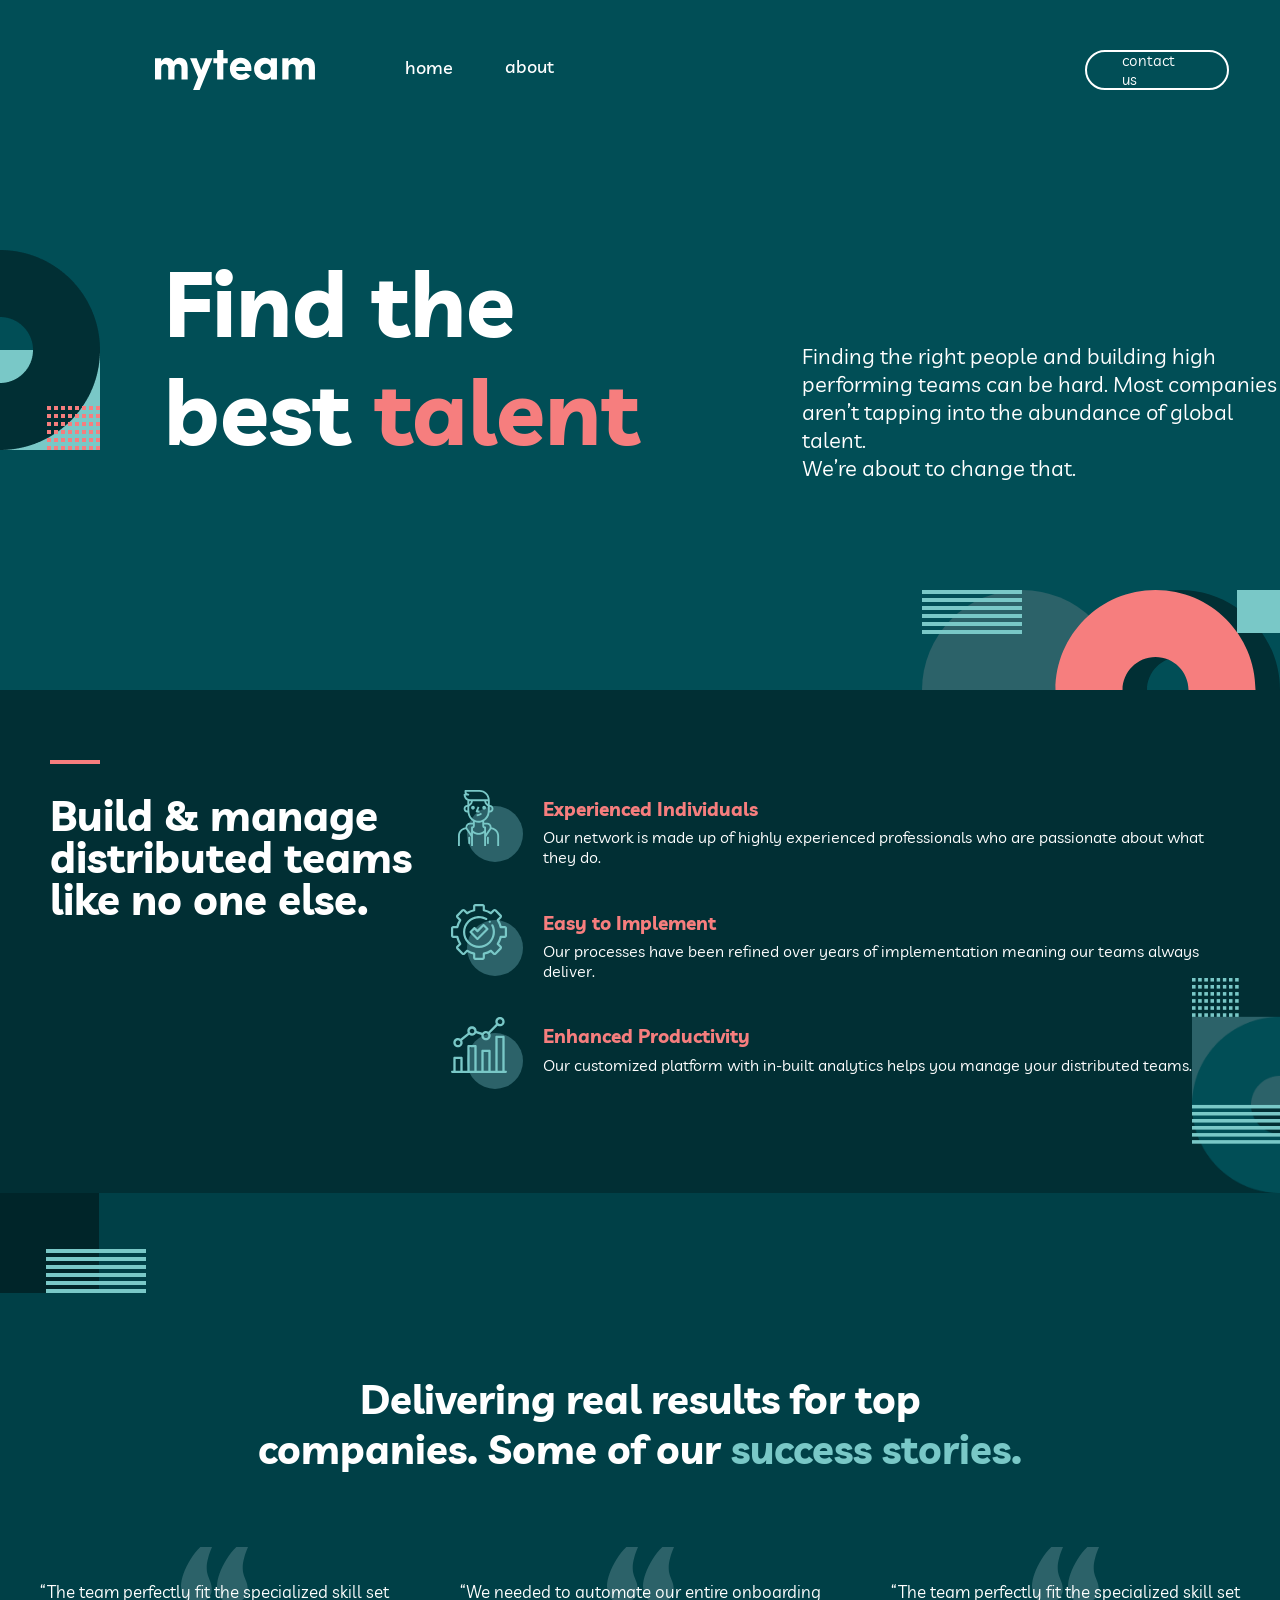
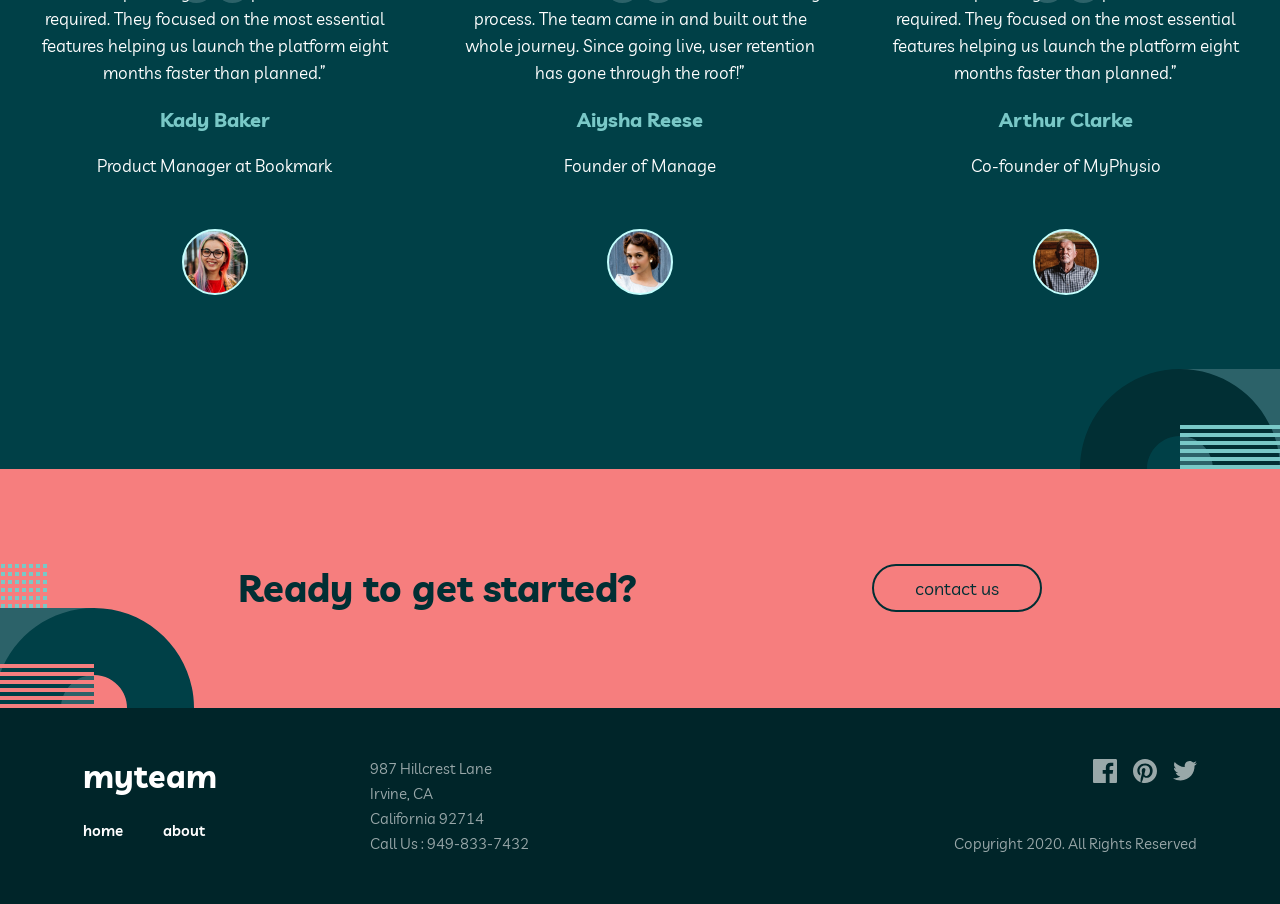
<file: index.html>
<!DOCTYPE html>
<html lang="en">

<head>
    <meta charset="UTF-8">
    <meta name="viewport" content="width=device-width, initial-scale=1.0">
    <title>Document</title>
    <link rel="stylesheet" href="CSS/home-main.css">
    <link rel="stylesheet" href="CSS/home-header.css">
    <link rel="stylesheet" href="CSS/home-footer.css">
    <link rel="preconnect" href="https://fonts.googleapis.com">
    <link rel="preconnect" href="https://fonts.gstatic.com" crossorigin>
    <link
        href="https://fonts.googleapis.com/css2?family=Livvic:ital,wght@0,100;0,200;0,300;0,400;0,500;0,600;0,700;0,900;1,100;1,200;1,300;1,400;1,500;1,600;1,700;1,900&display=swap"
        rel="stylesheet">
    <script src="js/script.js" defer></script>
</head>

<body>

    <header>
        <div class="mobile-menu">
            <button class="close-btn">✕</button>

            <a href="index.html">home</a>
            <a href="about.html">about</a>
            <a href="contact.html" class="logotext1">contact us</a>
            <img src="img/mobileGroup 8.svg" class="mobilephoto">
        </div>
        <div class="pagesection">
            <img src="img/logofoto.svg" alt="Logo" class="logoimg">
            <div>
                <a href="index.html" class="logotext-home">home</a>
                <a href="about.html" class="logotext-about">about</a>
            </div>
            <div class="contactus">
                <a href="contact.html" class="logotext1">contact us</a>
                <button><img src="img/Group 2.png" class="logotext2"></button>
            </div>
        </div>

        <div class="home-header">
            <div class="home-text">
                <div class="home-1circle-box">
                    <img src="img/1circle.png" class="circle1">
                </div>

                <h1 class="text1">Find the <br> best <span>talent</span></h1>
                <div class="text2">Finding the right people and building high <br> performing teams can be hard. Most
                    companies <br> aren’t tapping into the abundance of global talent. <br> We’re about to change that.
                </div>
            </div>
            <div class="home-2cicrle-box">
                <img src="img/2circle.svg" class="circle2">
            </div>
        </div>
    </header>

    <main>
        <div class="home_main1">
            <!-- <img src="img/dekoracija4.png" class="home_main1_decor1"> -->
            <div class="home_main1-wrap">
                <div class="home_main1_build-teams">
                    <img src="img/Rectangle.png" class="home_main1_build-teams_decor">
                    <h2>Build & manage distributed teams like no one else.</h2>
                </div>
                <div class="home_main1_points">
                    <div class="home_main1_point-img">
                        <img src="img/individuals-logo.svg" alt="drawing of a person">
                    </div>
                    <div class="home_main1_point-text">
                        <h3>Experienced Individuals</h3>
                        <p>Our network is made up of highly experienced professionals who are passionate about what they
                            do.</p>
                    </div>

                    <div class="home_main1_point-img">
                        <img src="img/implement-logo.svg" alt="drawing of a checkmark">
                    </div>
                    <div class="home_main1_point-text">
                        <h3>Easy to Implement</h3>
                        <p>Our processes have been refined over years of implementation meaning our teams always
                            deliver.</p>
                    </div>

                    <div class="home_main1_point-img">
                        <img src="img/productivity-logo.svg" alt="drawing of a chart">
                    </div>
                    <div class="home_main1_point-text">
                        <h3>Enhanced Productivity</h3>
                        <p>Our customized platform with in-built analytics helps you manage your distributed teams.</p>
                    </div>
                </div>
            </div>
        </div>




        <div class="home_main2">

            <div class="move-photo">
                <img src="img/Group 8 Copy.png">
            </div>
            <div class="success-stories">


                <div class="success-stories__title">
                    <h2>
                        Delivering real results for top <br> companies. Some of our <span class="other-color">success
                            stories.</span></h2>
                </div>

                <div class="persons-table">
                    <div class="column-line1">
                        <img src="img/“.svg" class="size-photo">
                        <p> “The team perfectly fit the specialized skill set <br> required. They focused on the most
                            essential <br> features helping us launch the platform eight <br> months faster than
                            planned.”
                        </p>
                        <h3>Kady Baker</h3>
                        <p>Product Manager at Bookmark</p>
                        <div class="persons-photo"><img src="img/Oval.svg"></div>
                    </div>
                    <div class="column-line2">
                        <img src="img/“.svg" class="size-photo">
                        <p> “We needed to automate our entire onboarding <br> process. The team came in and built out
                            the
                            <br> whole journey. Since going live, user retention <br> has gone through the roof!”
                        </p>
                        <h3>Aiysha Reese</h3>
                        <p>Founder of Manage</p>
                        <div class="persons-photo"><img src="img/Oval Copy 5.svg"></div>
                    </div>
                    <div class="column-line3">
                        <img src="img/“.svg" class="size-photo">
                        <p> “The team perfectly fit the specialized skill set <br> required. They focused on the most
                            essential <br> features helping us launch the platform eight <br> months faster than
                            planned.”
                        </p>
                        <h3>Arthur Clarke</h3>
                        <p>Co-founder of MyPhysio</p>
                        <div class="persons-photo"><img src="img/Oval Copy 6.svg"></div>
                    </div>
                </div>
            </div>
            <div class="move-photo1">
                <img src="img/Group 8.svg">
            </div>
    </main>
    <footer>
        <div class="cta">
            <img src="img/Group 8 s.svg" class="cta__decor">

            <div class="cta_in">
                <h2>Ready to get started?</h2>
                <a href="contact.html">contact us</a>
            </div>
        </div>
        <div class="start">
            <div class="footer-left">
                <div class="logo">myteam
                    <nav>
                        <a href="index.html">home</a>
                        <a href="about.html">about</a>
                    </nav>
                </div>
                <div class="socials2">
                    <a href="#"><img src="img/Path.svg" alt="Facebook"></a>
                    <a href="#"><img src="img/Path1.svg" alt="Pinterest"></a>
                    <a href="#"><img src="img/Path2.svg" alt="Twitter"></a>
                </div>
                <div class="footer-info">
                    <p>987 Hillcrest Lane</p>
                    <p>Irvine, CA</p>
                    <p>California 92714</p>
                    <p>Call Us : 949-833-7432</p>
                    <div class="texttablet">
                        <p>Copyright 2020. All Rights Reserved</p>
                    </div>
                </div>
            </div>


            <div class="footer-right">
                <div class="socials">
                    <a href="#"><img src="img/Path.svg" alt="Facebook"></a>
                    <a href="#"><img src="img/Path1.svg" alt="Pinterest"></a>
                    <a href="#"><img src="img/Path2.svg" alt="Twitter"></a>
                </div>
                <p>Copyright 2020. All Rights Reserved</p>
            </div>
        </div>
    </footer>
</body>

</html>
</file>
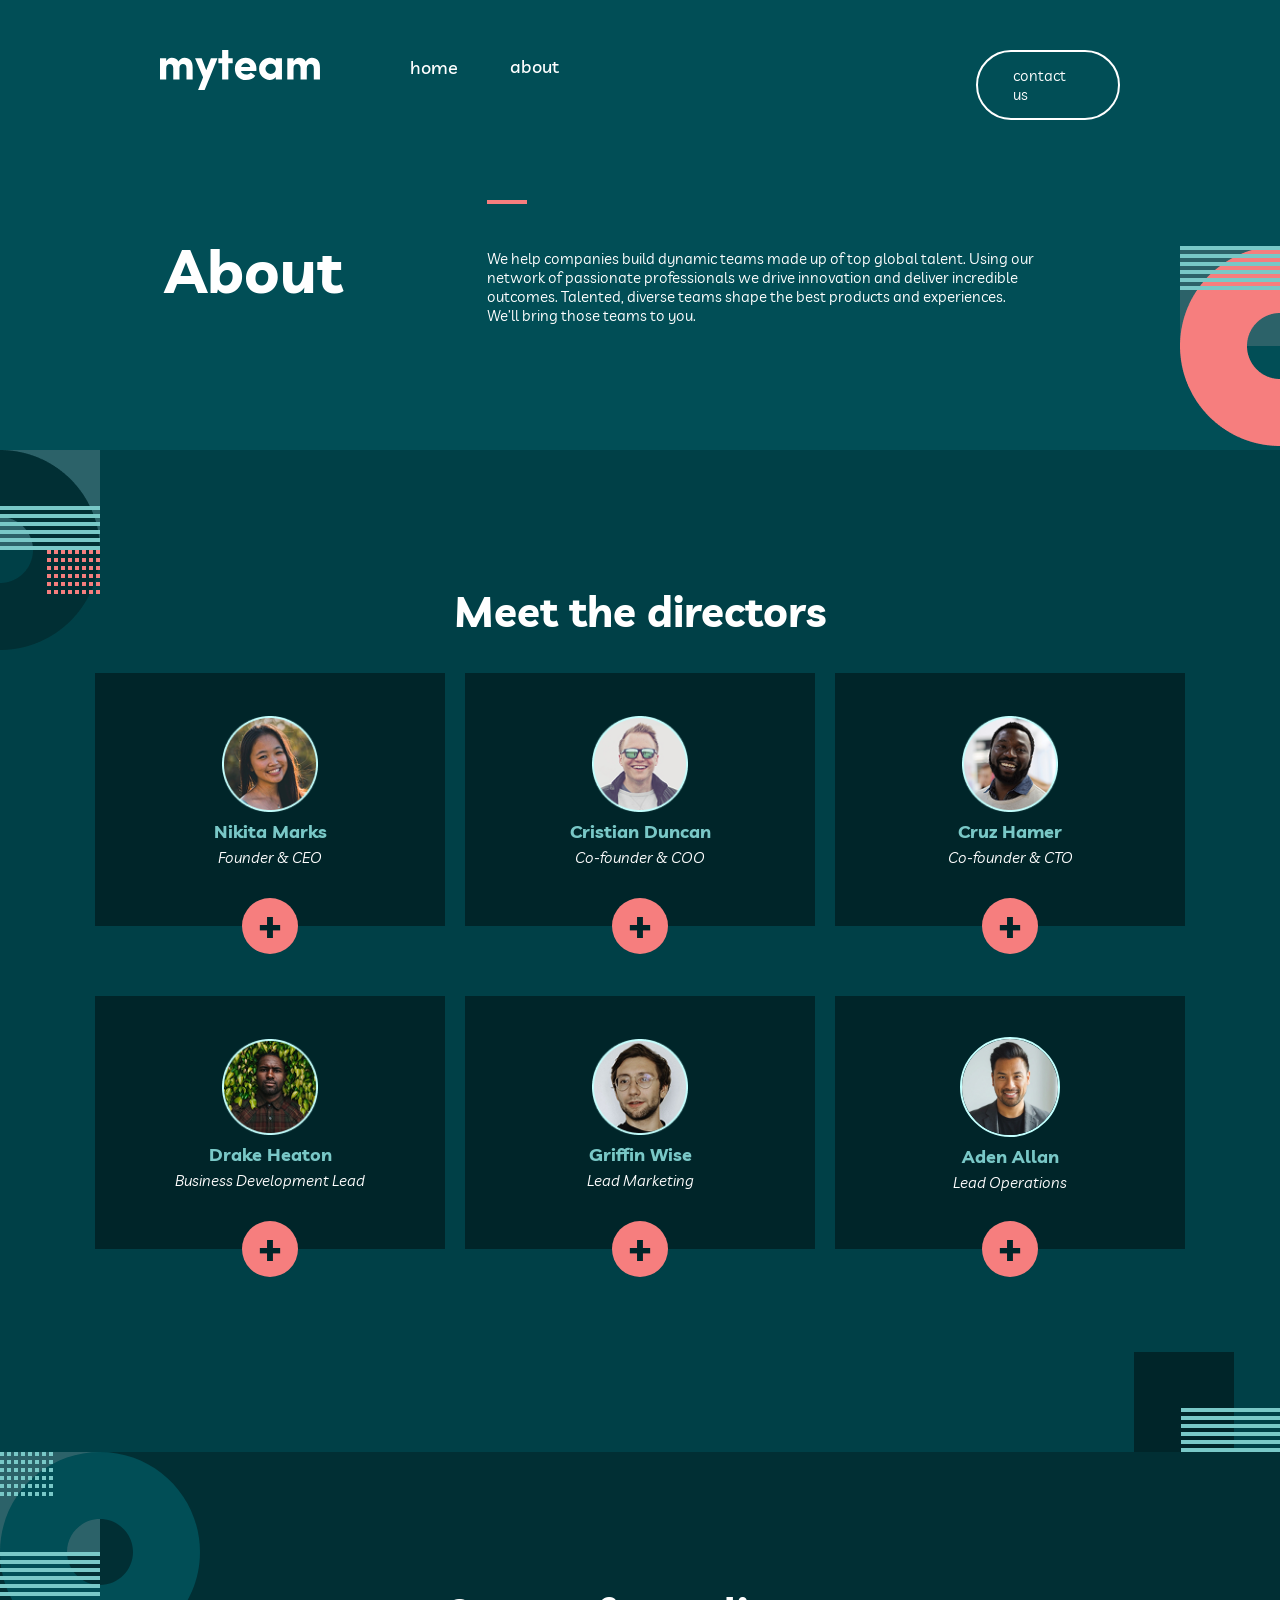
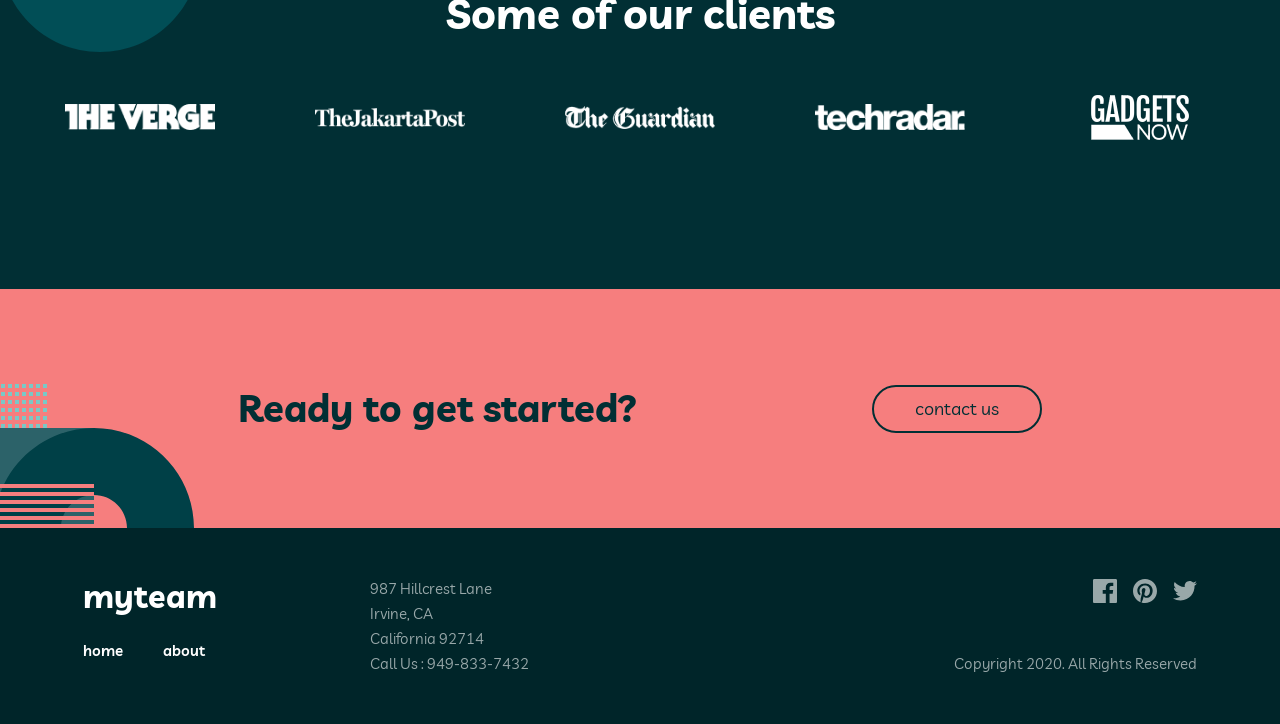
<file: about.html>
<!DOCTYPE html>
<html lang="en">

<head>
    <meta charset="UTF-8">
    <meta name="viewport" content="width=device-width, initial-scale=1.0">
    <title>Document</title>

    <link rel="stylesheet" href="CSS/home-main.css">
    <link rel="stylesheet" href="CSS/about-main.css">
    <link rel="stylesheet" href="CSS/home-header2.css">
    <link rel="stylesheet" href="CSS/home-footer.css">
    <link rel="stylesheet" href="CSS/about-main.css">
    <link rel="preconnect" href="https://fonts.googleapis.com">
    <link rel="preconnect" href="https://fonts.gstatic.com" crossorigin>
    <link
        href="https://fonts.googleapis.com/css2?family=Livvic:ital,wght@0,100;0,200;0,300;0,400;0,500;0,600;0,700;0,900;1,100;1,200;1,300;1,400;1,500;1,600;1,700;1,900&display=swap"
        rel="stylesheet">
    <script src="js/script.js" defer></script>
</head>

<body>
    <header>
        <div class="mobile-menu">
            <button class="close-btn">✕</button>

            <a href="index.html">home</a>
            <a href="about.html">about</a>
            <a href="contact.html" class="logotext1">contact us</a>
            <img src="img/mobileGroup 8.svg" class="mobilephoto">
        </div>
        <div class="pagesection">
            <img src="img/logofoto.svg" alt="Logo" class="logoimg">
            <div>
                <a href="index.html" class="logotext-home">home</a>
                <a href="about.html" class="logotext-about">about</a>
            </div>
            <div class="contactus">
                <a href="contact.html" class="logotext1">contact us</a>
                <button><img src="img/Group 2.png" class="logotext2"></button>
            </div>
        </div>
        <section class="about">
            <h2>About</h2>

            <div class="about-content">
                <div class="line"></div>

                <p class="about-text">
                    We help companies build dynamic teams made up of top global talent. Using our network of passionate
                    professionals we drive innovation and deliver incredible outcomes. Talented, diverse teams shape the
                    best products and experiences. We’ll bring those teams to you.
                </p>
            </div>
            <div class="about-1circle">
                <img src="img/about-circle.png" alt="About Image">
            </div>
    </header>
    <main>
        <div class="about_main-1">
            <img class="about_main-1_decor-1" src="img/dekoracija1.png">
            <img class="about_main-1_decor-2" src="img/dekoracija2.png">

            <div class="about_main-1_wrap">
                <div class="about_main-1_meet-directors">
                    <h2>Meet the directors</h2>
                </div>

                <div class="about_main-1_directors">
                    <div class="about_main-1_directors-tile">
                        <img src="img/nikita.png" alt="a picture of founder & CEO, Nikita Marks">
                        <p>Nikita Marks</p>
                        <p>Founder & CEO</p>
                        <div class="about_main-1_directors-tile_plus">+</div>
                    </div>
                    <div class="about_main-1_directors-tile">
                        <img src="img/christian.png" alt="a picture of co-founder & COO, Cristian Duncan">
                        <p>Cristian Duncan</p>
                        <p>Co-founder & COO</p>
                        <div class="about_main-1_directors-tile_plus">+</div>
                    </div>
                    <div class="about_main-1_directors-tile">
                        <img src="img/cruz.png" alt="a picture of co-founder & CTO, Cruz Hamer">
                        <p>Cruz Hamer</p>
                        <p>Co-founder & CTO</p>
                        <div class="about_main-1_directors-tile_plus">+</div>
                    </div>
                    <div class="about_main-1_directors-tile">
                        <img src="img/drake.png" alt="a picture of business development lead, Drake Heaton">
                        <p>Drake Heaton</p>
                        <p>Business Development Lead</p>
                        <div class="about_main-1_directors-tile_plus">+</div>
                    </div>
                    <div class="about_main-1_directors-tile">
                        <img src="img/griffin.png" alt="a picture of marketing lead, Griffin Wise">
                        <p>Griffin Wise</p>
                        <p>Lead Marketing</p>
                        <div class="about_main-1_directors-tile_plus">+</div>
                    </div>
                    <div class="about_main-1_directors-tile">
                        <img src="img/aden.png" alt="a picture of operations lead, Aden Allan">
                        <p>Aden Allan</p>
                        <p>Lead Operations</p>
                        <div class="about_main-1_directors-tile_plus">+</div>
                    </div>
                </div>
            </div>
        </div>
        <div class="about_main-2">
            <img class="about_main-2_decor" src="img/dekoracija3.svg">

            <div class="about_main-2_wrap">
                <div class="about_main-2_some-clients">
                    <h2>Some of our clients</h2>
                </div>
                <div class="about_main-2_clients">
                    <div class="about_main-2_clients-box">
                        <img src="img/theverge-logo.png" alt="logo of the verge">
                    </div>
                    <div class="about_main-2_clients-box">
                        <img src="img/thejakartapost-logo.png" alt="logo of the jakarta post">
                    </div>
                    <div class="about_main-2_clients-box">
                        <img src="img/theguardian-logo.png" alt="logo of the guardian">
                    </div>
                    <div class="about_main-2_clients-box">
                        <img src="img/techradar-logo.png" alt="logo of techradar">
                    </div>
                    <div class="about_main-2_clients-box">
                        <img src="img/gadgetsnow-logo.png" alt="logo of gadgets now">
                    </div>
                </div>
            </div>
        </div>
    </main>
    <footer>
        <div class="cta">
            <img src="img/Group 8 s.svg" class="cta__decor">

            <div class="cta_in">
                <h2>Ready to get started?</h2>
                <a href="contact.html">contact us</a>
            </div>
        </div>
        <div class="start">
            <div class="footer-left">
                <div class="logo">myteam
                    <nav>
                        <a href="index.html">home</a>
                        <a href="about.html">about</a>
                    </nav>
                </div>
                <div class="socials2">
                    <a href="#"><img src="img/Path.svg" alt="Facebook"></a>
                    <a href="#"><img src="img/Path1.svg" alt="Pinterest"></a>
                    <a href="#"><img src="img/Path2.svg" alt="Twitter"></a>
                </div>
                <div class="footer-info">
                    <p>987 Hillcrest Lane</p>
                    <p>Irvine, CA</p>
                    <p>California 92714</p>
                    <p>Call Us : 949-833-7432</p>
                    <div class="texttablet">
                        <p>Copyright 2020. All Rights Reserved</p>
                    </div>
                </div>
            </div>


            <div class="footer-right">
                <div class="socials">
                    <a href="#"><img src="img/Path.svg" alt="Facebook"></a>
                    <a href="#"><img src="img/Path1.svg" alt="Pinterest"></a>
                    <a href="#"><img src="img/Path2.svg" alt="Twitter"></a>
                </div>
                <p>Copyright 2020. All Rights Reserved</p>
            </div>
        </div>
    </footer>

</body>

</html>
</file>
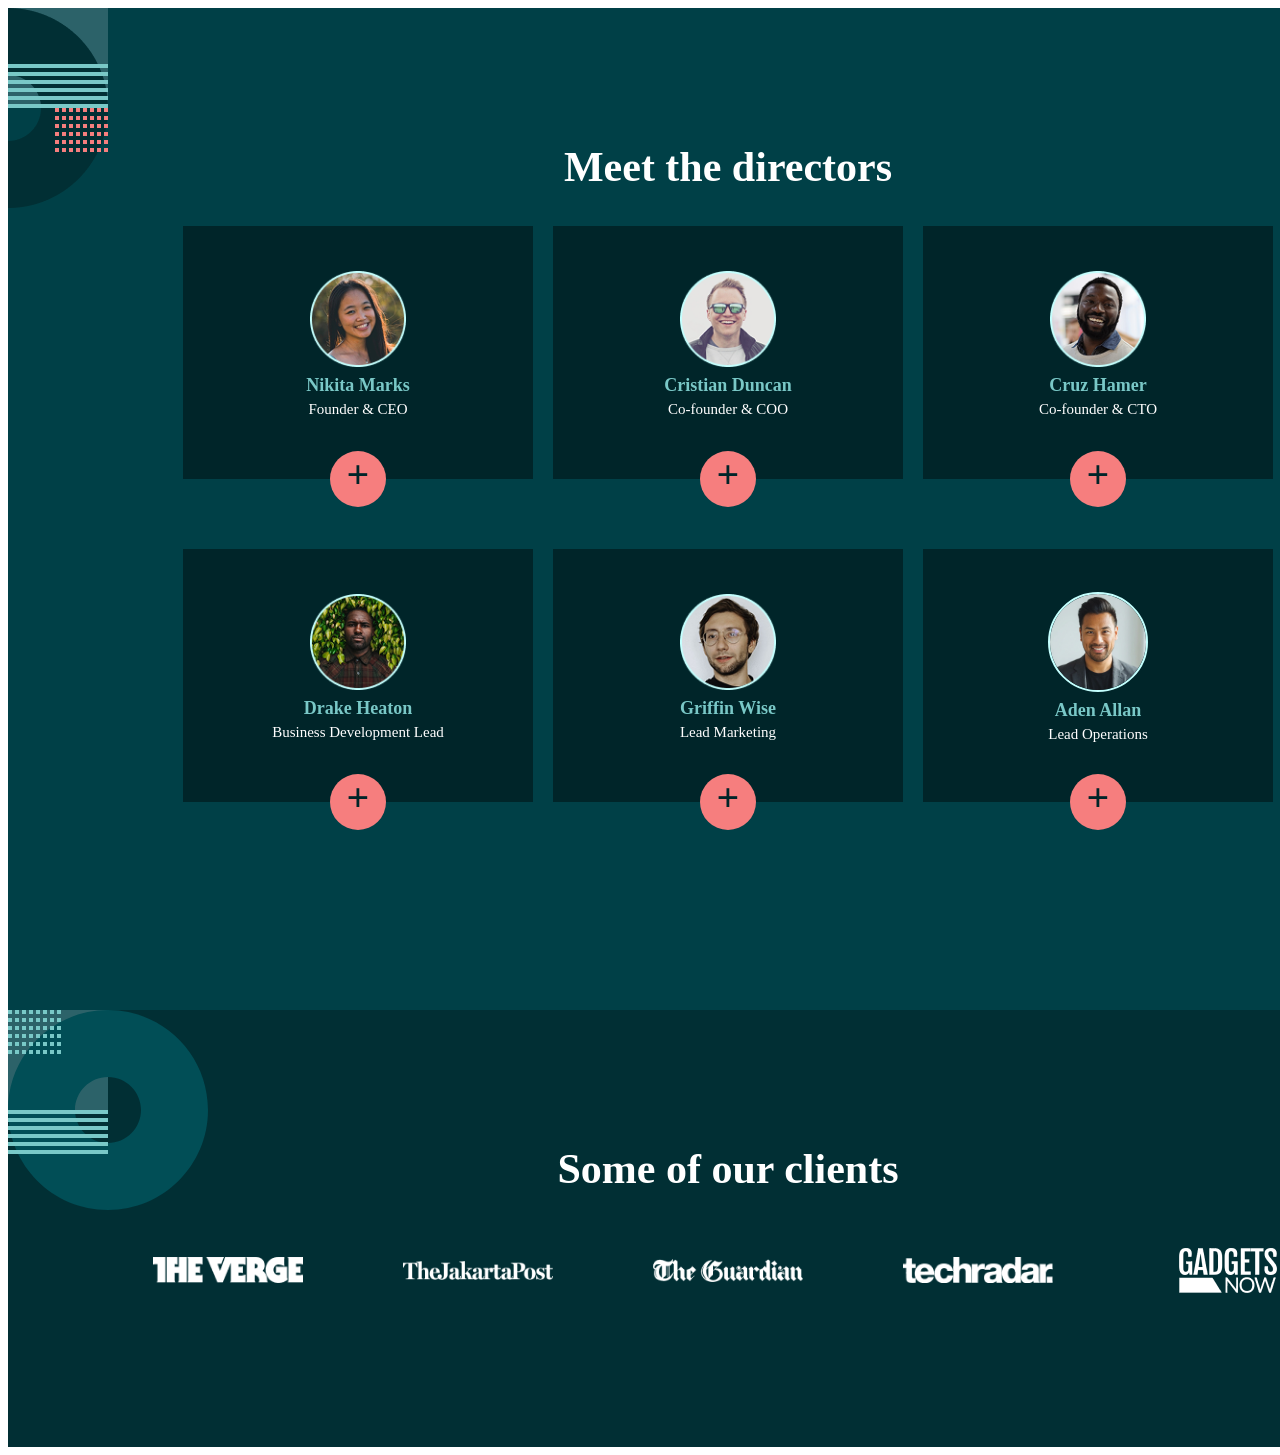
<file: PAGES/about.html>
<!DOCTYPE html>
<html lang="en">
<head>
    <meta charset="UTF-8">
    <meta name="viewport" content="width=device-width, initial-scale=1.0">
    <title>About</title>
    <link rel="stylesheet" href="../CSS/about.css">
</head>
<body>
    <main>
        <div class="about_main-1">
            <img class="about_main-1_decor-1" src="../IMG/Group 8.png">
            <img class="about_main-1_decor-2" src="../IMG/Group 8 Copy.png">

            <div class="about_main-1_wrap">
                <div class="about_main-1_meet-directors">
                    <h2>Meet the directors</h2>
                </div>
                    
                <div class="about_main-1_directors">
                    <div class="about_main-1_directors-tile">
                        <img src="../IMG/nikita.png" alt="a picture of founder & CEO, Nikita Marks">
                        <p>Nikita Marks</p>
                        <p>Founder & CEO</p>
                        <div class="about_main-1_directors-tile_plus">+</div>
                    </div>
                    <div class="about_main-1_directors-tile">
                        <img src="../IMG/christian.png" alt="a picture of co-founder & COO, Cristian Duncan">
                        <p>Cristian Duncan</p>
                        <p>Co-founder & COO</p>
                        <div class="about_main-1_directors-tile_plus">+</div>
                    </div>
                    <div class="about_main-1_directors-tile">
                        <img src="../IMG/cruz.png" alt="a picture of co-founder & CTO, Cruz Hamer">
                        <p>Cruz Hamer</p>
                        <p>Co-founder & CTO</p>
                        <div class="about_main-1_directors-tile_plus">+</div>
                    </div>
                    <div class="about_main-1_directors-tile">
                        <img src="../IMG/drake.png" alt="a picture of business development lead, Drake Heaton">
                        <p>Drake Heaton</p>
                        <p>Business Development Lead</p>
                        <div class="about_main-1_directors-tile_plus">+</div>
                    </div>
                    <div class="about_main-1_directors-tile">
                        <img src="../IMG/griffin.png" alt="a picture of marketing lead, Griffin Wise">
                        <p>Griffin Wise</p>
                        <p>Lead Marketing</p>
                        <div class="about_main-1_directors-tile_plus">+</div>
                    </div>
                    <div class="about_main-1_directors-tile">
                        <img src="../IMG/aden.png" alt="a picture of operations lead, Aden Allan">
                        <p>Aden Allan</p>
                        <p>Lead Operations</p>
                        <div class="about_main-1_directors-tile_plus">+</div>
                    </div>
                </div>
            </div>
        </div>
        <!-- main part 2 -->
        <div class="about_main-2">
            <img class="about_main-2_decor" src="../IMG/Group 8-3.svg">

            <div class="about_main-2_wrap">
                <div class="about_main-2_some-clients">
                    <h2>Some of our clients</h2>
                </div>
                <div class="about_main-2_clients">
                    <div class="about_main-2_clients-box">
                        <img src="../IMG/theverge-logo.png" alt="logo of the verge">
                    </div>
                    <div class="about_main-2_clients-box">
                        <img src="../IMG/thejakartapost-logo.png" alt="logo of the jakarta post">
                    </div>
                    <div class="about_main-2_clients-box">
                        <img src="../IMG/theguardian-logo.png" alt="logo of the guardian">
                    </div>
                    <div class="about_main-2_clients-box">
                        <img src="../IMG/techradar-logo.png" alt="logo of techradar">
                    </div>
                    <div class="about_main-2_clients-box">
                        <img src="../IMG/gadgetsnow-logo.png" alt="logo of gadgets now">
                    </div>
                </div>
            </div>
        </div>
    </main>
</body>
</html>
</file>
<file: CSS/home-main.css>
body{
    font-family: "Livvic", sans-serif;
    margin: 0 auto;
}

.success-stories {
    width: 100%;
    max-width: 1440px;
    min-height: 280px;
    display: flex;
    flex-direction: column;
    align-items: center;
    background-color: #004047;
    color: white;
    padding: 16px 0px 70px;
    margin: 0 auto;
}

.move-photo{
    width: 100%;
    max-width: 1440px;
    height: auto;
    background-color: #004047;
    margin: 0 auto;
}


.move-photo1 {
    display: flex;
    justify-content: flex-end;
    width: 100%;
    max-width: 1440px;
    height: auto;
    background-color: #004047;
    margin: 0 auto;
}


.success-stories__title {
    display: flex;
    justify-content: center;
    text-align: center;
    margin-top: 27px;
}

.success-stories__title h2 {
        font-size: clamp(28px, 6vw, 40px);
        padding: 0 20px;
    }

.success-stories__title span {
    color: #79C8C7;
}
 
.persons-table {
    width: 100%;
    max-width: 1200px;
    height: auto;
    display: flex;
    justify-content: space-between;
    gap: 40px;
    margin-top: 40px;                      
}

.persons-table p{
    font-size: 17px;
    line-height: 1.6;
    margin: 0 auto;
}

.column-line1, .column-line2, .column-line3 {
    text-align: center;
    display: flex;
    flex-direction: column;
}

.column-line1 h3, .column-line2 h3, .column-line3 h3{
    color: #79C8C7;
    font-size: 20px;
}

.size-photo{
    width: 67px;
    height: 56px;
    margin: 0 auto -25px;
}

.persons-photo{
    padding-top: 50px;
    
}


.home_main1 {
    background-color: #012F34;
    color: white;
    background-size: 6.9%;
    max-width: 1340px;
    margin: auto;
    padding: 100px 50px;
    position: relative;
    display: flex;
    background-image: url("../img/dekoracija4.png");
    background-repeat: no-repeat;
    background-position: bottom right;
}
.home_main1-wrap {
    margin: auto;
    display: flex;
    justify-content: space-around;
    
}
 
.home_main1_build-teams {
    width: 419px;
    height: 144px;
    font-size: 28px;
    line-height: 1;
    margin-top: -30px;
}
 
.home_main1_points {
    display: grid;
    grid-template-columns: 72px auto;
    grid-template-rows: 94px;
    gap: 20px;
}
.home_main1_points h3 {
    color: #F67E7E;
    line-height: 0;
}
 
.home_main1_point-img {
    pointer-events: none;
}
 
 
.home_main1_build-teams_decor {
    pointer-events: none;
    position: absolute;
}

.about_main-1 {
    background-color: #004047;
    color: white;
    width: 1440px;
    height: 1002px;
    margin: auto;
 
    position: relative;
}
 
.about_main-1_wrap {
    margin: auto;
    display: flex;
    flex-direction: column;
}
 
.about_main-1_meet-directors {
    margin: auto;
    margin-top: 100px;
    width: 1110px;
    text-align: center;
    font-size: 28px;
}
 
.about_main-1_directors {
    display: grid;
    grid-template-columns: repeat(3, 350px);
    gap: 20px;
    justify-content: center;
}
 
.about_main-1_directors-tile {
    background-color: #002529;
    width: 350px;
    height: 253px;
    text-align: center;
    margin-bottom: 50px;
    position: relative;
    font-size: 15px;
    display: flex;
    flex-direction: column;
    align-items: center;
    justify-content: center;
}
.about_main-1_directors-tile p:first-of-type {
    color: #79C8C7;
    font-weight: bold;
    font-size: 18px;
    margin-bottom: -10px;
}
.about_main-1_directors-tile p:last-of-type {
    font-style: italic;
}
.about_main-1_directors-tile img {
    margin-bottom: -10px;
    height: 96px;
    width: 96px;
}
.about_main-1_directors-tile:last-child img {
    border: 2px solid #C4FFFE;
    border-radius: 50%;
}
 
.about_main-1_directors-tile_plus {
    background-color: #F67E7E;
    width: 56px;
    height: 56px;
    border: 0px solid;
    border-radius: 50%;
 
    color: #002529;
    font-size: 40px;
    font-weight: bold;
 
    text-align: center;
    display: flex;
    justify-content: center;
 
    position: absolute;
    bottom: -28px;
    left: 50%;
    transform: translateX(-50%);
}
 
 
 
.about_main-1_decor-1 {
    position: absolute;
    pointer-events: none;
}
.about_main-1_decor-2 {
    position: absolute;
    pointer-events: none;
 
    right: 0px;
    bottom: 0px;
}

.about_main-2 {
    background-color: #012F34;
    color: white;
    width: 100%;
    max-width: 1440px;
    height: 437px;
    margin: auto;
    position: relative;
}
 
.about_main-2_wrap {
    margin: auto;
    display: flex;
    flex-direction: column;
}
 
.about_main-2_some-clients {
    margin: auto;
    margin-top: 100px;
    width: 1110px;
    text-align: center;
    font-size: 28px;
}
 
.about_main-2_clients {
    display: flex;
    justify-content: center;
    align-items: center;
    flex-wrap: wrap;
    gap: 100px;
 
    filter: brightness(0) invert(1);
    height: 45px;
    margin-top: 20px;
}
 
.about_main-2_clients-box {
    width: 150px;
    height: 45px;
 
    display: flex;
    justify-content: center;
    align-items: center;
}
 
.about_main-2_clients img {
    max-width: 100%;
    max-height: 100%;
}
 
.about_main-2_decor {
    position: absolute;
    pointer-events: none;
}



@media screen and (max-width: 768px) {
    .home_main1 {
        width: 100%;
        max-width: none;
        box-sizing: border-box;
        padding: 120px 20px 80px;
        background-size: 13%;
        background-position: top right;
    }


    .home_main1-wrap {
        margin-right: 0px;
        margin-left: 0px;
        display: flex;
        flex-direction: column;
    }


    .home_main1_points {
        width: 450px;
        margin-left: 70px;
    }


    .logotext1:hover {
        color: black;
        background-color: #fff;
    }
    .persons-table {
        flex-direction: column;
        align-items: center;
        margin-top: 50px;
    }
}


@media (max-width: 480px) {
    .move-photo{
        width: 100%;
        max-width: 480px;
    }

    .success-stories{
        width: 100%;
        max-width: 480px;
    }

    .move-photo1{
        width: 100%;
        max-width: 480px;
    }
}
</file>
<file: CSS/home-header.css>
header {
    background-color: #014E56;
    max-width: 1440px;
    height: auto;
    margin: 0 auto;
}

.logoimg {
    width: 160px;
    height: 40px;
}

.pagesection {
    height: 40px;
    padding-top: 50px;
    margin-left: 155px;
    display: flex;
    box-sizing: content-box;
    gap: 90px;
}

.pagesection div {
    display: flex;
    gap: 10px;
    box-sizing: content-box;
}

.contactus {
    margin-left: 400px;
    box-sizing: content-box;
}

.logotext-home {
    padding-top: 6px;
    color: white;
    font-size: 18px;
    font-weight: 500;
    width: 90px;
    text-decoration: none;
}

.logotext-about {
    padding-top: 5px;
    color: white;
    font-size: 18px;
    font-weight: 500;
    width: 90px;
    text-decoration: none;
}

.logotext1 {
    box-sizing: content-box;
    width: 70px;
    color: white;
    font-size: 15px;
    border: 2px solid white;
    padding: 14px 35px;
    border-radius: 100px;
    text-decoration: none;
    display: flex;
    align-items: center;
}

.contactus button {
    display: none;
}

.home-header {
    padding-top: 60px;
}

.home-text {
    color: white;
    height: 400px;
    padding-top: 40px;
    display: flex;
    flex-direction: row;
}

.home-circle-box {
    width: 200px;
    height: 200px;
}

.circle1 {
    margin-top: 60px;
}

.text1 {
    padding-left: 64px;
    font-size: 90px;
    line-height: 1.2;
    width: 635px;
    height: 200px;
}

.text1 span {
    color: #F67E7E;
}

.text2 {
    line-height: 28px;
    font-size: 22px;
    padding-top: 152px;
    padding-left: 30px;

}


.home-2cicrle-box {
    display: flex;
    justify-content: flex-end;
}

.logotext1:hover {
    color: black;
    background-color: #fff;
}

.logotext-home:hover {
    color: #F67E7E
}

.logotext-about:hover {
    color: #F67E7E;
}

.mobile-menu {
    display: none;
}

@media screen and (max-width: 768px) {
    header {
        width: 100%;
        max-width: 768px;
        margin: 0;
    }

    .pagesection {
        width: 100%;
        height: auto;
        box-sizing: border-box;
        padding: 40px 5% 0;
        margin-left: 0;
        gap: 40px;
        align-items: center;
    }

    .pagesection div {
        gap: 40px;
        margin-bottom: 5px;
    }

    .logotext-home,
    .logotext-about {
        width: auto;
    }

    .logoimg {
        width: 130px;
        height: auto;
    }


    .logotext1 {
        width: auto;
        margin-left: 0;
        padding: 10px 24px;
        white-space: nowrap;
        justify-content: center;
    }

    .contactus {
        margin-left: auto;
    }


    .circle1 {
        display: none;
    }

    .home-header {
        padding-top: 0;
        height: auto;
        padding-bottom: 0;
    }

    .home-text {
        width: 100%;
        max-width: 768px;
        height: auto;
        box-sizing: border-box;
        padding: 100px 20px 0;
        flex-direction: column;
        align-items: center;
    }

    .home_main1_point-text{
        width: 100%;
        max-width: 600px;
        max-height: 90px;
    }

    .text1 {
        width: 100%;
        max-width: 683px;
        height: auto;
        margin: 0;
        padding: 0;
        text-align: center;
        font-size: clamp(50px, 3vw, 60px);
        line-height: 1;
    }

    .text2 {
        width: 100%;
        max-width: 480px;
        height: auto;
        margin: 30px auto 0;
        padding: 0;
        text-align: center;
        font-size: clamp(16px, 2.5vw, 19px);
        line-height: 1.5;
    }

    .text2 br {
        display: none;
    }

    .home-2cicrle-box {
        padding-top: 180px;
        margin: 0;
        justify-content: center;
    }

    .circle2 {
        max-width: 100%;
        height: auto;
        display: block;
    }

    .home_main1 {
        width: 100%;
        max-width: 768px;
        box-sizing: border-box;
        padding: 120px 0 80px;
        background-size: 13%;
    }

    .home_main1_decor1 {
        padding-bottom: 440px;
    }

    .home_main1-wrap {
        width: 100%;
        max-width: 530px;
        flex-direction: column;
        justify-content: flex-start;
    }

    .home_main1_build-teams {
        width: 90%;
        height: auto;
        margin: 0 60px 50px;
        font-size: clamp(22px, 5vw, 18px);
    }

    .home_main1_points {
        width: 100%;
        margin: 0 50px;
        grid-template-columns: 72px 1fr;
        grid-auto-rows: auto;
        font-size: clamp(8px, 5vw, 12px);
    }


    .logotext1:hover {
        color: black;
        background-color: #fff;
    }
}

@media (max-width: 600px) {
    .home_main1_point-text{
        width: 85%;
        max-width: 520px;
        max-height: 90px;
    }
}

@media (max-width: 480px) {
    header {
        max-width: 480px;
        width: 100%;
        height: auto;
    }

    .home-text {
        width: 100%;
        max-width: 480px;
        margin: 0;
        gap: 40px;
        height: 300px;
        padding: 40px;
    }

    .circle1 {
        display: none;
    }

    .text1 {
        width: 100%;
        max-width: 480px;
        margin-left: 0px;
        font-size: 50px;
        height: 100px;
    }

    .text2 {
        display: flex;
        align-items: center;
        justify-content: center;
        width: 100%;
        max-width: 480px;
        font-size: 16px;
        margin-left: 0px;
    }

    .logotext2 {
        display: flex;
        width: 20px;
        height: 16px;
        background-color: #014E56;
        color: #fff;
        margin-left: 125px;
    }

    .pagesection {
        display: flex;
        justify-content: space-evenly;
        width: 100%;
        max-width: 480px;
        margin-left: 0px;
        margin: 0 auto;
    }

    .pagesection>div:first-of-type {
        display: none;
    }

    .home-2cicrle-box {
        width: 100%;
        max-width: none;
        margin: 160px 0 0;
        padding-top: 0;
    }

    .logoimg {
        width: 130px;
        height: 32px;
    }

    .logotext1 {
        display: none;
    }

    .contactus {
        display: flex;
    }

    .circle2 {
        width: 100%;
        max-width: 470px;
        height: auto;
        display: block;
    }

    .pagesection button {
        background-color: #014E56;
        border: 0;
    }

    .contactus button {
        display: flex;
        margin-top: 5px;
    }

    .mobile-menu {
        position: fixed;
        top: 0;
        right: 0;
        width: 255px;
        height: 100vh;
        background-color: #2C6269;
        display: flex;
        display: none;
        flex-direction: column;
        transition: right 0.3s ease;
        z-index: 1000;
    }

    .mobile-menu.active {
        right: 0;
    }

    .close-btn {
        position: absolute;
        top: 30px;
        right: 20px;
        background: none;
        border: none;
        color: white;
        font-size: 28px;
        cursor: pointer;
    }


    .mobile-menu a {
        color: white;
        text-decoration: none;
        font-size: 18px;
        font-weight: 600;
        margin-left: 48px;
    }

    .mobile-menu a:nth-child(2) {
        margin-top: 120px;
    }

    .mobile-menu a:nth-child(3) {
        margin-top: 25px;
    }

    .mobile-menu .logotext1 {
        display: flex;
        justify-content: center;
        align-items: center;
        width: 140px;
        height: 24px;
        margin-top: 35px;
        margin-left: 48px;
        border: 2px solid white;
        border-radius: 24px;
        padding: 12px 0;
    }

    .mobilephoto {
        position: absolute;
        bottom: 0;
        right: 0px;
        width: 100px;
        height: 200px;
    }

    .home_main1 {
        width: 375px;
        width: 100%;
        flex: none;
        background-size: 25%;
    }

    .home_main1-wrap {
        width: 327px;
        height: 973px;
        margin: auto;
        margin-top: 0px;
        display: block;
    }

    .home_main1_points {
        margin-left: 0px;
    }

    .home_main1_decor1 {
        top: 0;
    }

    .home_main1_build-teams {
        width: 240px;
        height: 196px;
        font-size: 21px;
        line-height: 1;
        margin-bottom: 0px;
        margin-left: -25px;
        position: relative;
        display: flex;
        flex-direction: column;
    }

    .home_main1_build-teams_decor {
        top: 0;
        left: 0;
    }

    .home_main1_points {
        width: 327px;
        height: 693px;
        display: grid;
        grid-template-columns: 327px;
        grid-template-rows: repeat(3, 82px 161px);
        grid-row-gap: 0;
        margin-top: 60px;
    }

    .home_main1_point-img {
        width: 327px;
        height: 72px;
        display: flex;
        justify-content: center;
        align-items: center;
    }

    .home_main1_point-img img {
        width: 72px;
        height: auto;
    }


    .home_main1_point-text {
        text-align: center;
        width: 327px;
    }

    .home_main1 {
        width: 100%;
        max-width: 480px;
        height: 1000px;
        flex: none;
    }

    .home_main1-wrap {
        width: 90%;
        max-width: 327px;
        height: 973px;
        margin: 100px auto 0;
        display: block;
    }

    .home_main1_decor1 {
        top: 0;
    }

    .home_main1_build-teams {
        width: 240px;
        max-width: 100%;
        height: 196px;
        font-size: 21px;
        line-height: 1;
        margin: -150px 0 0 -12px;
        position: relative;
        display: flex;
        flex-direction: column;
    }


    .home_main1_build-teams_decor {
        top: 0;
        left: 0;
    }

    .home_main1_points {
        width: 100%;
        height: 675px;
        display: grid;
        grid-template-columns: 1fr;
        grid-template-rows: repeat(3, 82px 161px);
        margin: 60px 0 0 0;
    }


    .home_main1_point-img {
        width: 100%;
        height: 72px;
        display: flex;
        justify-content: center;
        align-items: center;
    }

    .home_main1_point-img img {
        width: 72px;
        height: auto;
    }


}
</file>
<file: CSS/home-footer.css>
footer{
    font-family: "Livvic", sans-serif;
    margin: 0 auto;
}
 
.cta{
    width: 100%;
    max-width: 1440px;
    height: auto;
    display: flex;
    align-items: center;
    margin: 0 auto;
    background-color: #F67E7E;
}
 
.cta img{
    width: 194px;
    margin-right: -194px;
    margin-top: 95px;
}
 
.cta_in{
    box-sizing: border-box;
    max-width: 1440px;
    margin: 0 auto;
    display: flex;
    flex-direction: row;
    justify-content: space-between;
    align-items: center;
}
 
.cta_in h2{
    display: flex;
    align-items: center;
    margin: 0 auto;
    font-size: clamp(28px, 3vw, 48px);
    line-height: 1;
    color: #012F34;
    margin-right: 235px;
}
 
.cta_in a{
    box-sizing: border-box;
    width: 170px;
    height: 48px;
    color: #012F34;
    font-size: 18px;
    border: 2px solid #012F34;     
    border-radius: 100px;
    text-decoration: none;
    display: flex;
    justify-content: center;
    align-items: center;
    margin: 0;
}

.cta_in:hover a{
    color: #fff;
    background-color: #012F34;
}


.start {
    box-sizing: border-box;
    width: 100%;
    max-width: 1440px;
    margin: 0 auto;
    background-color: #002529;
    min-height: 145px;
    display: flex;
    justify-content: space-between;
    align-items: center;
    padding: 48px 6.45%;
    color: #fff;
}
 

.footer-left {
    width: 40%;
    display: flex;
    justify-content: space-between;
}
 
.logo {
    font-size: 32px;
    font-weight: 700;
}
 
nav {
    display: flex;
    gap: 40px;
    margin-top: 25px;
}
 
nav a {
    color: #fff;
    text-decoration: none;
    font-size: 15px;
    font-weight: 600;
    transition: color 0.2s;
}
 
nav a:hover {
    color: #F67E7E;
}
 
.footer-info {
    display: flex;
    flex-direction: column;
    gap: 0;
    color: #fff;
    opacity: 0.6;
    font-size: 15px;
    line-height: 25px;
}
 
.footer-info p {
    margin: 0;
}
 
.footer-right {
    display: flex;
    flex-direction: column;
    align-items: flex-end;
    gap: 51px;
    color: #fff;
    opacity: 0.6;
    font-size: 15px;
}
 
.footer-right p {
    margin: 0;
    text-align: right;
}
 
.socials {
    display: flex;
    gap: 16px;
}
 
.socials a {
    display: block;
    transition: opacity 0.2s;
}
 
.socials a:hover img {
    filter: brightness(0) saturate(100%) invert(61%) sepia(44%) saturate(1000%) hue-rotate(310deg) brightness(100%);
}
 
.socials img {
    width: 24px;
    height: 24px;
    display: block;   
}

.socials2{
    display: none;
}

.texttablet{
    display: none;
}

@media (max-width: 768px) {
    
    .cta {
        width: 100%;
        max-width: 768px;
    }

    .cta_in{
        
        display: flex;
        justify-content: space-evenly;
        width: 100%;
        max-width: 768px;
    }

    .cta_in a {
        width: 153px;
        height: 40px;
        margin: 0;
    }

    .cta_in h2{
        margin-bottom: 0px;
        margin: 0;
        font-size: clamp(20px, 5vw, 32px);
    }

    .cta img{
        margin-top: 110px;
    }

    .footer-right p{
        display: none;
    }

    .socials{
        display: none;
    }

    .socials2{
        display: flex;
        gap: 25px;
    }

    .start{
        width: 100%;
        max-width: 768px;
        display: flex;
        padding: 48px 34px;
    }

    .footer-info{
        right: 28px;
        position: absolute;
        text-align: right;
        margin-top: 10px;
    }

    .footer-info p {
        font-size: clamp(10px, 3vw, 15px);
    }

    .footer-left{
        width: 100%;
        gap: 25px;
        display: flex;
        flex-direction: column;
    }

    .texttablet{
        display: flex;
        margin-top: 25px;
    }
    
    nav{
        margin-top: 50px;
    }

    .socials2 a{
        display: flex;
        align-items: center;
        justify-content: center;
    }
}

@media (max-width: 480px) {
    .cta{
        width: 100%;
        max-width: 480px;
    }
    
    .cta_in{
        width: 100%;
        max-width: 375px;
        display: flex;
        flex-direction: column;
        margin: 0 auto;
        text-align: center;
        gap: 25px;
    }

    .cta_in h2{
        display: flex;
        width: 200px;
        margin-top: -5px;
        gap: 25px;
        font-size: clamp(32px, 3vw, 40px);
    }

    .cta img{
        margin-top: 200px;
    }

    .start{
        width: 100%;
        max-width: 480px;
        display: flex;
        flex-direction: column;
        padding: 30px 0px;
    }

    .socials2{
        display: none;
    }

    .footer-info{
        margin-left: -5px;
        text-align: center;
        margin-top: 25px;
        position: static;
    }

    .footer-info p{
        font-size: clamp(16px, 3vw, 20px);
    }

    .footer-left{
        gap: 10px;
    }

    .socials{
        display: flex;
    }

    nav{
        display: flex;
        justify-content: center;
        margin-top: 35px;
    }

    .texttablet{
        display: none;
    }

    .footer-right p{
        display: flex;
    }

    .footer-right{
        display: flex;
        flex-direction: column;
        align-items: center;
        gap: 25px;
    }

    .footer-right a{
        margin-top: 35px;
    }

    .logo{
        font-size: 28px;
        margin: 0 auto;
    }

}

@media (max-width: 625px){
    .cta img{
        margin-top: 215px;
    }
}
</file>
<file: CSS/about-main.css>
.about_main-1 {
    background-color: #004047;
    color: white;
    width: 100%;
    max-width: 1440px;
    height: 1002px;
    margin: auto;

    position: relative;
}

.about_main-1_wrap {
    margin: auto;
    display: flex;
    flex-direction: column;
}

.about_main-1_meet-directors {
    margin: auto;
    margin-top: 100px;
    width: 1110px;
    text-align: center;
    font-size: 28px;
}

.about_main-1_directors {
    width: 100%;
    max-width: 1440px;
    display: grid;
    grid-template-columns: repeat(3, 350px);
    gap: 20px;
    justify-content: center;
}

.about_main-1_directors-tile {
    background-color: #002529;
    width: 350px;
    height: 253px;
    text-align: center;
    margin-bottom: 50px;

    position: relative;
    font-size: 15px;

    display: flex;
    flex-direction: column;
    align-items: center;
    justify-content: center;
}

.about_main-1_directors-tile p:first-of-type {
    color: #79C8C7;
    font-weight: bold;
    font-size: 18px;
    margin-bottom: -10px;
}

.about_main-1_directors-tile p:last-of-type {
    font-style: italic;
}

.about_main-1_directors-tile img {
    margin-bottom: -10px;
    height: 96px;
    width: 96px;
}

.about_main-1_directors-tile:last-child img {
    border: 2px solid #C4FFFE;
    border-radius: 50%;
}

.about_main-1_directors-tile_plus {
    background-color: #F67E7E;
    width: 56px;
    height: 56px;
    border: 0px solid;
    border-radius: 50%;

    color: #002529;
    font-size: 40px;
    font-weight: bold;

    text-align: center;
    display: flex;
    justify-content: center;

    position: absolute;
    bottom: -28px;
    left: 50%;
    transform: translateX(-50%);
}



.about_main-1_decor-1 {
    position: absolute;
    pointer-events: none;
}

.about_main-1_decor-2 {
    position: absolute;
    pointer-events: none;

    right: 0px;
    bottom: 0px;
}

@media (max-width: 768px) {
    .about_main-1 {
        width: 100%;
        max-width: 768px;
        height: 1275px;
        overflow: hidden;
        margin: 0 auto;
        z-index: 0;
    }

    .about_main-1_meet-directors {
        width: 100%;
        margin-top: 100px;
        margin-bottom: 40px;
        font-size: 24px;
    }

    .about_main-1_directors {
        grid-template-columns: repeat(2, 276px);
        gap: 20px;
        justify-content: center;
    }

    .about_main-1_directors-tile {
        width: 276px;
        height: 253px;
        margin-bottom: 50px;
    }

    .about_main-1_decor-1 {
        z-index: -1;
    }

    .about_main-1_decor-2 {
        right: 0;
        bottom: 0;
    }
    
    .about_main-2 {
        width: 100%;
        height: 308px;
        overflow: hidden;
        position: relative;
    }

    .about_main-2_decor {
        position: absolute;
        top: -100px;
        left: 0;
        z-index: 0;
        pointer-events: none;
    }

    .about_main-2_wrap {
        display: flex;
        flex-direction: column;
        align-items: center;
    }

    .about_main-2_some-clients {
        width: 100%;
        margin-top: 70px;
        text-align: center;
        font-size: 22px;
    }

    .about_main-2_clients {
        display: flex;
        flex-direction: row;
        justify-content: center;
        align-items: center;
        gap: 30px;
        width: 100%;
        height: auto;
    }

    .about_main-2_clients-box {
        width: 100px;
        height: 28px;
        flex-shrink: 0;
    }

    .about_main-2_clients-box img {
        max-width: 100%;
        max-height: 28px;
        object-fit: contain;
    }



    /* media queries mobile*/
    @media (max-width: 480px) {

        .about_main-2 {
            width: 100%;
            max-width: 480px;
            height: 632px;
            overflow: hidden;
            z-index: 0;
        }

        .about_main-2_decor {
            top: -100px;
        }

        .about_main-2_some-clients {
            margin-top: 70px;
            width: 689px;
            font-size: 22px;
        }

        .about_main-2_clients {
            gap: 50px;
            height: 28px;
        }

        .about_main-2_clients-box {
            width: 100px;
            height: 28px;
            left: -100px;
            z-index: -1;
        }

        .about_main-2_wrap {
            margin: auto;
            display: flex;
        }

        .about_main-2_some-clients {
            margin-top: 75px;
            margin-bottom: 35px;
            width: 375px;
            text-align: center;
            font-size: 25px;
        }

        .about_main-2_clients {
            margin-bottom: 0px;
        }

        .about_main-2_clients {
            display: flex;
            justify-content: center;
            align-items: center;
            flex-direction: row;
            gap: 40px;

            height: 360px;
            width: 162px;
            margin: auto;
        }

        .about_main-1 {
            width: 100%;
            max-width: 480px;
            height: 2040px;
            overflow: hidden;
            z-index: 0;
            margin: 0 auto;
        }

        .about_main-1_directors {
            grid-template-rows: repeat(6, 281px);
            grid-template-columns: 327px;
        }

        .about_main-1_meet-directors {
            margin-top: 30px;
            margin-bottom: 30px;
            width: 327px;
            font-size: 22px;
        }

        .about_main-1_decor-1 {
            top: -100px;
            z-index: -1;
        }

        .about_main-1_decor-2 {
            position: absolute;
            right: 0px;
            bottom: 0px;
        }

        .about_main-1_directors-tile {
            width: 327px;
        }
    }
}
</file>
<file: CSS/home-header2.css>
.home_main1 {
        width: 768px;
    }
 
    .home_main1_decor1 {
        padding-bottom: 440px;
    }
 
    .home_main1-wrap {
        display: flex;
        flex-direction: column;
    }
 
    .home_main1_build-teams {
        font-size: 22px;
        width: 450px;
        margin-left: 80px;
    }
 
    .home_main1_points {
        width: 450px;
        margin-left: 70px;
    }
 
 
    .logotext1:hover {
        color: black;
        background-color: #fff;
    }
 
header {
    width: 100%;
    background-color: #014E56;
    max-width: 1440px;
    height: auto;
    margin: 0 auto;
}
 
.logoimg {
    width: 160px;
    height: 40px;
    
}
 
.pagesection {
    height: 40px;
    padding-top: 50px;
    display: flex;
    gap: 90px;
}
 
.pagesection div {
    display: flex;
    gap: 10px;
    margin-right: 0;
}
 
.contactus {
    margin-left: 40px;
    margin: auto;
    margin-right: 110px;
}
 
.logotext-home {
    padding-top: 6px;
    color: white;
    font-size: 18px;
    font-weight: 500;
    width: 90px;
    text-decoration: none;
}

.logotext-home:hover, .logotext-about:hover{
    color: #F67E7E
}
 
.logotext-about {
    padding-top: 5px;
    color: white;
    font-size: 18px;
    font-weight: 500;
    width: 90px;
    text-decoration: none;
}
 
.logotext1 {
    width: 70px;
    color: white;
    font-size: 15px;
    border: 2px solid white;
    padding: 14px 35px;
    border-radius: 100px;
    text-decoration: none;
    margin-right: 50px;
    margin-right: 160px;
}

.logotext2{
    display: none;
}

.logotext1:hover{
    color: black;
    background-color: #fff;
}
 
.home-header{
    padding-top: 60px;
}
 
.home-text {
    color: white;
    height: 400px;
    padding-top: 40px;
    display: flex;
    flex-direction: row;
}
 
.home-circle-box {
    width: 200px;
    height: 200px;
}
 
.circle1 {
    margin-top: 60px;
}
 
.text1 {
    padding-left: 64px;
    font-size: 90px;
    line-height: 1.2;
    width: 635px;
    height: 200px;
}
 
.text1 span {
    color: #F67E7E;
}
 
.text2 {

    line-height: 28px;
    font-size: 22px;
    padding-top: 152px;
    padding-left: 30px;
}
 
 
.home-2cicrle-box {
    display: flex;
    justify-content: flex-end;
}
 
.logoimg {
    width: 160px;
    height: 40px;
}
 
.pagesection {
    padding-top: 50px;
    padding-left: 160px;
    flex-direction: row;
    display: flex;
    gap: 90px;
}
 
.about {
    color: white;
    margin-left: 165px;
    display: flex;
    align-items: center;
    gap: 144px;
}
 
.about h2 {
    font-size: 60px;
}
 
.about-content {
   display: flex;
   justify-content: center;
   flex-direction: column;
}
 
.line {
    width: 40px;
    height: 4px;
    background-color: #f67e7e;
    margin-bottom: 30px;
    margin-top: 0px;
}
 
.about-text {
    font-size: 15px;
}
 
.about-1circle {
    margin-top: 156px;
 
}

.mobile-menu{
    display: none;
}

.pagesection button {
        display: none;
        background-color: #014E56;
        border: 0;;
    }
 
@media screen and (max-width: 768px) {
    header {
        width: 100%;
        max-width: 768px;
        background-color: #014E56;
    }
 
    .pagesection {
        width: 100%;
        max-width: 768px;
        height: 52px;
        padding-top: 50px;
        margin-left: 50px;
        padding-left: 0px;
        flex-direction: row;
        display: flex;
        gap: 55px;
    }
 
    .logotext1 {
        margin-left: 85px;
        width: 70px;
        color: white;
        font-size: 15px;
        border: 2px solid white;
        padding: 12px 30px;
        border-radius: 100px;
        text-decoration: none;
        display: flex;
        justify-content: center;
        align-items: center;
    }
 
    .contactus {
        margin-left: 0px;
    }
 
    .about {
        position: relative;
        box-sizing: border-box;
        width: 100%;
        max-width: 768px;
        height: 550px;
        background-color: #014E56;
        color: white;
        margin-left: 0px;
        padding-top: 0px;
        display: flex;
        flex-direction: column;
        text-align: center;
        gap: 0px;
    }
 
    .about h2 {
        font-size: 60px;
        margin-bottom: 0px;
        margin-top: 90px;
    }
 
    .about-content {
        max-width: 710px;
 
    }
 
    .line {
        width: 0px;
        height: 0px;
        background-color: #f67e7e;
        margin-bottom: 0px;
        margin-top: 0px;
    }
 
 
    .about-text {
        line-height: 1.7;
        font-size: 15px;
        width: 457px;
        height: 156px;
    }
 
    .about-1circle {
        margin-top: 0px;
        gap: 0px;
        position: absolute;
        right: 0;
        bottom: 0;
    }
}

@media (max-width: 480px){
    header {
        width: 100%;
        max-width: 480px;
        height: auto;
        overflow: hidden;
    }

    .about {
        box-sizing: border-box;
        width: 100%;
        max-width: 480px;
        height: 500px;
        margin: 0;
        padding: 0 5%;
        align-items: center;
        gap: 0;
    }

    .about-content {
        max-width: 100%;
        display: flex;
        flex-direction: column;
        align-items: center;
    }

    .circle1{
        display: none;
    }

    .about h2 {
        width: 100%;
        height: auto;
        margin: 60px 0 30px;
        font-size: 50px;
        text-align: center;
    }

    .about-text {
        width: 100%;
        max-width: 330px;
        height: auto;
        margin: 0 auto;
        font-size: 16px;
        line-height: 1.7;
        text-align: center;
    }

    .logotext2{
        display: flex;
        width: 20px;
        height: 16px;
        background-color: #014E56;
        color: #fff;
        margin-left: 125px;
    }

    .pagesection {
        box-sizing: border-box;
        width: 100%;
        max-width: 480px;
        height: auto;
        margin: 0 auto;
        padding: 40px 5% 0;
        justify-content: space-between;
        align-items: center;
        gap: 0;
    }

    .pagesection > div:first-of-type {
        display: none;
    }

    .about-1circle {
        position: absolute;
        align-self: flex-end;
        width: auto;
        max-width: 100%;
        padding: 0;
        bottom: -100px;
    }

    .logoimg{
        width: 132px;
        height: 32px;
    }

    .logotext1{
        display: none;
    }

    .contactus{
        display: flex;
    }

    .contactus button {
        display: flex;
        margin-top: 0px;
    }

    .contactus {
        display: flex;
        margin-left: 0;
    }

     .mobile-menu {
        position: fixed;
        top: 0;
        right: 0;
        width: 255px;
        height: 100vh;
        background-color: #2C6269;
        display: flex;
        display: none;
        flex-direction: column;
        transition: right 0.3s ease;
        z-index: 1000;
    }

    .mobile-menu.active {
        right: 0;
    }

    .close-btn {
        position: absolute;
        top: 40px;
        right: 20px;
        background: none;
        border: none;
        color: white;
        font-size: 28px;
        cursor: pointer;
    }

    .mobile-menu a {
        color: white;
        text-decoration: none;
        font-size: 18px;
        font-weight: 600;
        margin-left: 48px;
    }

    .mobile-menu a:nth-child(2) {
        margin-top: 130px;
    }

    .mobile-menu a:nth-child(3) {
        margin-top: 25px;
    }

    .mobile-menu .logotext1 {
        display: flex;
        justify-content: center;
        align-items: center;
        width: 140px;
        height: 24px;
        margin-top: 35px;
        margin-left: 48px;
        border: 2px solid white;
        border-radius: 24px;
        padding: 12px 0;
    }

    .mobilephoto {
        position: absolute;
        bottom: 0;
        right: 0px;
        width: 100px;
        height: 200px;
    }
    
}
</file>
<file: CSS/about.css>
.about_main-1 {
    background-color: #004047;
    color: white;
    width: 1440px;
    height: 1002px;
    margin: auto;

    position: relative;
}

.about_main-1_wrap {
    margin: auto;
    display: flex;
    flex-direction: column;
}

.about_main-1_meet-directors {
    margin: auto;
    margin-top: 100px;
    width: 1110px;
    text-align: center;
    font-size: 28px;
}

.about_main-1_directors {
    display: grid;
    grid-template-columns: repeat(3, 350px);
    gap: 20px;
    justify-content: center;
}

.about_main-1_directors-tile {
    background-color: #002529;
    width: 350px;
    height: 253px;
    text-align: center;
    margin-bottom: 50px;

    position: relative;
    font-size: 15px;

    display: flex;
    flex-direction: column;
    align-items: center;
    justify-content: center;
}
.about_main-1_directors-tile p:first-of-type {
    color: #79C8C7;
    font-weight: bold;
    font-size: 18px;
    margin-bottom: -10px;
}
.about_main-1_directors-tile img {
    margin-bottom: -10px;
    height: 96px;
    width: 96px;
}
.about_main-1_directors-tile:last-child img {
    border: 2px solid #C4FFFE;
    border-radius: 50%;
}

.about_main-1_directors-tile_plus {
    background-color: #F67E7E;
    width: 56px;
    height: 56px;
    border: 0px solid;
    border-radius: 50%;

    color: #002529;
    font-size: 40px;
    font-weight: bold;

    text-align: center;
    display: flex;
    justify-content: center; 

    position: absolute;
    bottom: -28px;
    left: 50%;
    transform: translateX(-50%);
}



.about_main-1_decor-1 {
    position: absolute;
    pointer-events: none;
}
.about_main-1_decor-2 {
    position: absolute;
    pointer-events: none;

    right: 0px;
    bottom: 0px;
}


/* main part 2 */

.about_main-2 {
    background-color: #012F34;
    color: white;
    width: 1440px;
    height: 437px;
    margin: auto;
    position: relative;
}

.about_main-2_wrap {
    margin: auto;
    display: flex;
    flex-direction: column;
}

.about_main-2_some-clients {
    margin: auto;
    margin-top: 100px;
    width: 1110px;
    text-align: center;
    font-size: 28px;
}

.about_main-2_clients {
    display: flex;
    justify-content: center;
    align-items: center;
    flex-wrap: wrap;
    gap: 100px;

    filter: brightness(0) invert(1);
    height: 45px;
    margin-top: 20px;
}

.about_main-2_clients-box {
    width: 150px;
    height: 45px;

    display: flex;
    justify-content: center;
    align-items: center;
}

.about_main-2_clients img {
    max-width: 100%;
    max-height: 100%;
}

.about_main-2_decor {
    position: absolute;
    pointer-events: none;
}
</file>
